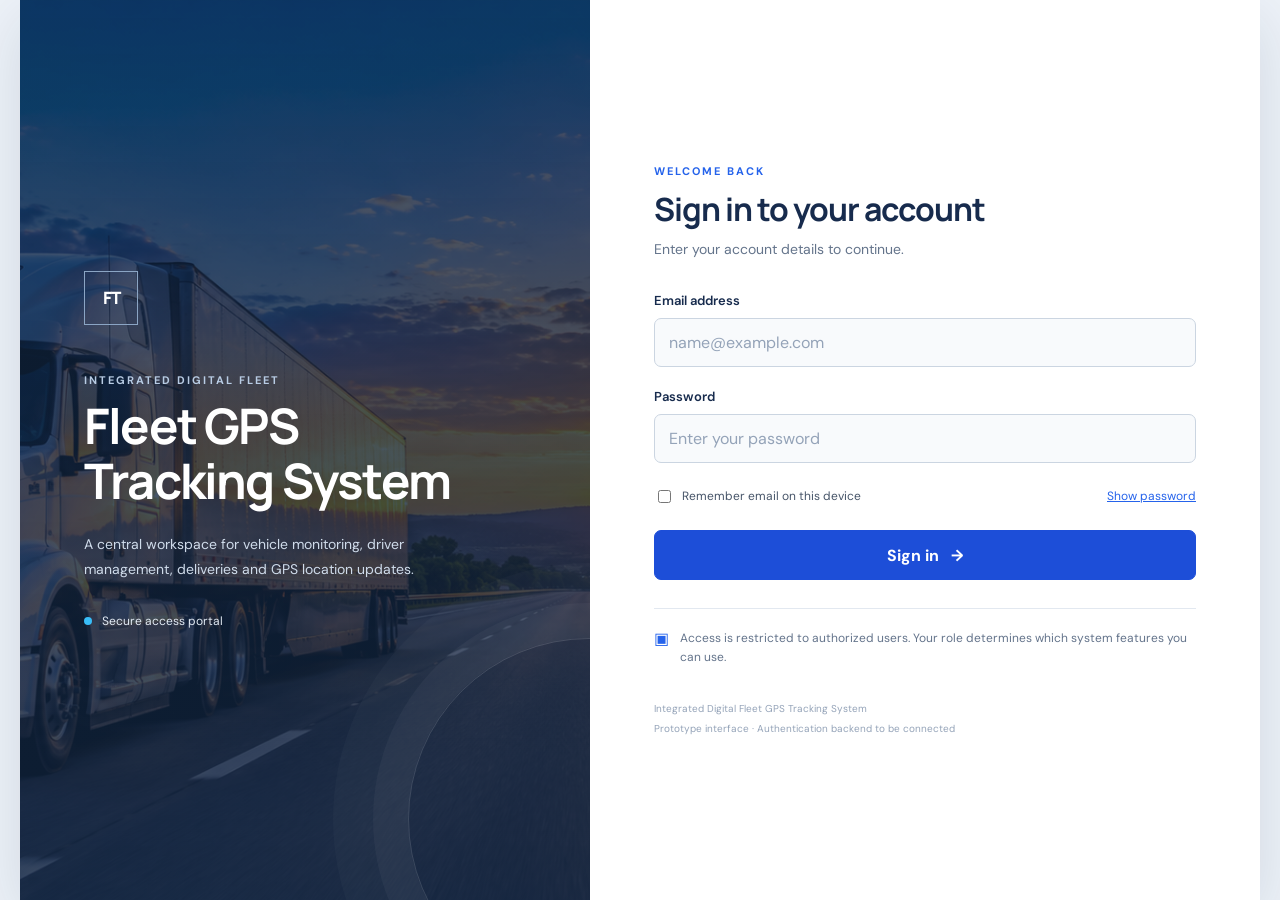
<file: index.html>
<!doctype html>
<html lang="en">
<head>
  <meta charset="utf-8">
  <meta name="viewport" content="width=device-width, initial-scale=1">
  <meta name="description" content="Integrated Digital Fleet GPS Tracking System login">
  <title>Sign in | FleetTrack</title>
  <link rel="stylesheet" href="css/style.css">
</head>
<body>
  <main class="page-shell">
    <section class="brand-panel" aria-labelledby="brand-title">
      <div class="brand-mark" aria-hidden="true">FT</div>
      <p class="eyebrow">INTEGRATED DIGITAL FLEET</p>
      <h1 id="brand-title">Fleet GPS<br>Tracking System</h1>
      <p class="brand-copy">A central workspace for vehicle monitoring, driver management, deliveries and GPS location updates.</p>
      <div class="status-note"><span class="status-dot" aria-hidden="true"></span><span>Secure access portal</span></div>
    </section>
    <section class="login-panel" aria-labelledby="login-title">
      <div class="login-heading">
        <p class="eyebrow">WELCOME BACK</p>
        <h2 id="login-title">Sign in to your account</h2>
        <p class="muted">Enter your account details to continue.</p>
      </div>
      <form class="login-form" id="loginForm" action="login.php" method="POST">
        <div class="field">
          <label for="email">Email address</label>
          <input id="email" name="email" type="email" autocomplete="username" placeholder="name@example.com" required>
          <small class="field-error" id="email-error"></small>
        </div>
        <div class="field">
          <label for="password">Password</label>
          <input id="password" name="password" type="password" autocomplete="current-password" placeholder="Enter your password" required>
          <small class="field-error" id="password-error"></small>
        </div>
        <div class="form-options">
          <label class="remember-option"><input id="remember" type="checkbox"> <span>Remember email on this device</span></label>
          <button class="text-button" id="toggle-password" type="button" aria-pressed="false">Show password</button>
        </div>
        <div id="form-message" class="form-message" role="alert" aria-live="polite"></div>
        <button class="primary-button" type="submit">Sign in <span aria-hidden="true">→</span></button>
      </form>
      <div class="security-note"><span class="lock-icon" aria-hidden="true">▣</span><p>Access is restricted to authorized users. Your role determines which system features you can use.</p></div>
      <footer class="login-footer">
        <span>Integrated Digital Fleet GPS Tracking System</span>
        <span>Prototype interface · Authentication backend to be connected</span>
      </footer>
    </section>
  </main>
  <script src="js/login.js"></script>
</body>
</html>
</file>
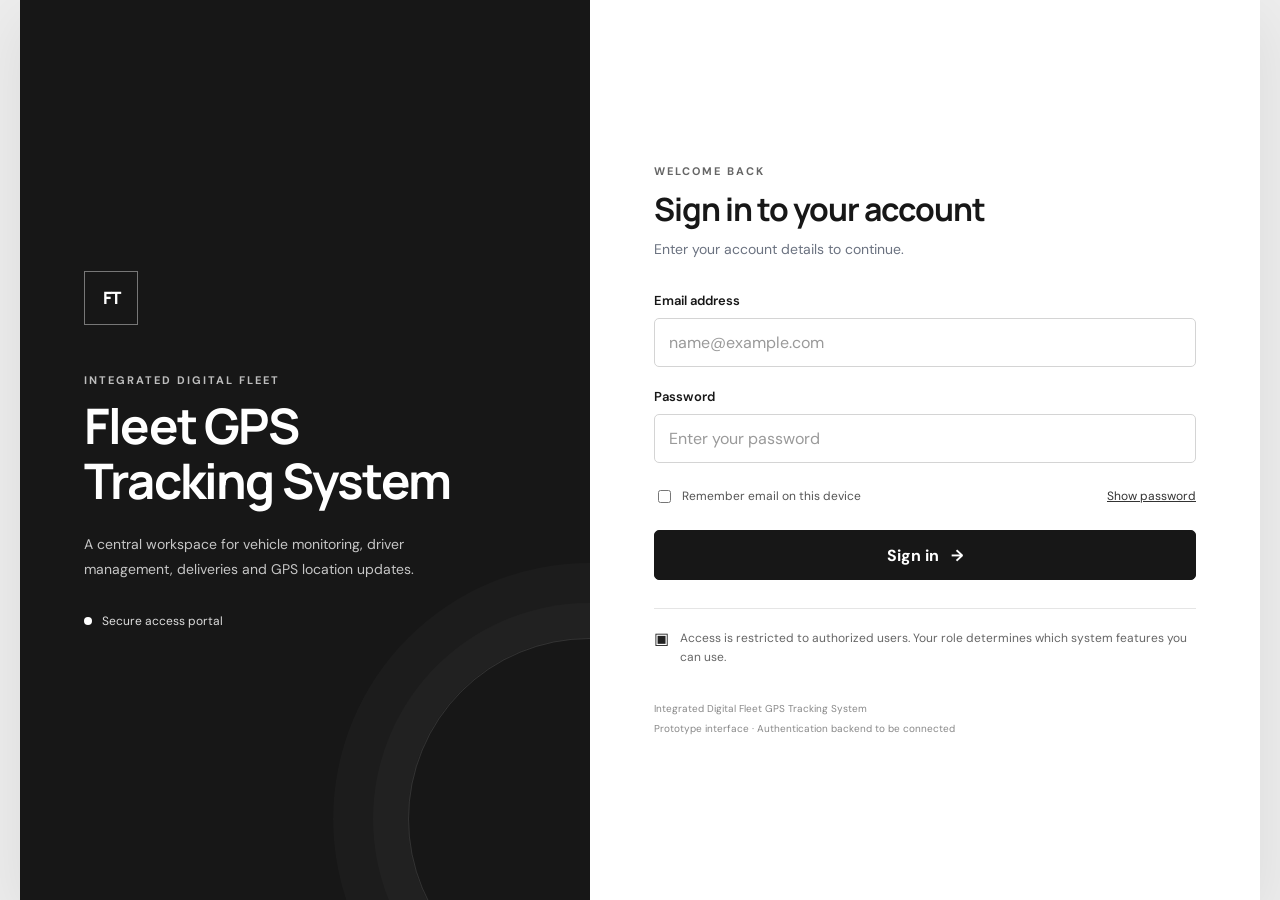
<file: integrated-digital-fleet-tracking-starter/integrated-digital-fleet-tracking-starter/index.html>
<!doctype html>
<html lang="en">
<head>
  <meta charset="utf-8">
  <meta name="viewport" content="width=device-width, initial-scale=1">
  <meta name="description" content="Integrated Digital Fleet GPS Tracking System login">
  <title>Sign in | FleetTrack</title>
  <link rel="stylesheet" href="css/style.css">
</head>
<body>
  <main class="page-shell">
    <section class="brand-panel" aria-labelledby="brand-title">
      <div class="brand-mark" aria-hidden="true">FT</div>
      <p class="eyebrow">INTEGRATED DIGITAL FLEET</p>
      <h1 id="brand-title">Fleet GPS<br>Tracking System</h1>
      <p class="brand-copy">A central workspace for vehicle monitoring, driver management, deliveries and GPS location updates.</p>
      <div class="status-note"><span class="status-dot" aria-hidden="true"></span><span>Secure access portal</span></div>
    </section>
    <section class="login-panel" aria-labelledby="login-title">
      <div class="login-heading">
        <p class="eyebrow">WELCOME BACK</p>
        <h2 id="login-title">Sign in to your account</h2>
        <p class="muted">Enter your account details to continue.</p>
      </div>
      <form id="login-form" novalidate>
        <div class="field">
          <label for="email">Email address</label>
          <input id="email" name="email" type="email" autocomplete="username" placeholder="name@example.com" required>
          <small class="field-error" id="email-error"></small>
        </div>
        <div class="field">
          <label for="password">Password</label>
          <input id="password" name="password" type="password" autocomplete="current-password" placeholder="Enter your password" required>
          <small class="field-error" id="password-error"></small>
        </div>
        <div class="form-options">
          <label class="remember-option"><input id="remember" type="checkbox"> <span>Remember email on this device</span></label>
          <button class="text-button" id="toggle-password" type="button" aria-pressed="false">Show password</button>
        </div>
        <div id="form-message" class="form-message" role="alert" aria-live="polite"></div>
        <button class="primary-button" type="submit">Sign in <span aria-hidden="true">→</span></button>
      </form>
      <div class="security-note"><span class="lock-icon" aria-hidden="true">▣</span><p>Access is restricted to authorized users. Your role determines which system features you can use.</p></div>
      <footer class="login-footer">
        <span>Integrated Digital Fleet GPS Tracking System</span>
        <span>Prototype interface · Authentication backend to be connected</span>
      </footer>
    </section>
  </main>
  <script src="js/login.js"></script>
</body>
</html>
</file>
<file: css/style.css>
@import url('https://fonts.googleapis.com/css2?family=DM+Sans:wght@400;500;600;700&family=Manrope:wght@400;500;600;700;800&display=swap');

:root {
    color-scheme: light;
    --ink: #172b4d;
    --muted: #64748b;
    --line: #dbe4ef;
    --paper: #ffffff;
    --focus: #2563eb;
    --navy: #10243e;
    --blue: #2563eb;
}

* {
    box-sizing: border-box;
}

body {
    margin: 0;
    min-height: 100vh;
    background: #edf2f8;
    color: var(--ink);
    font-family: 'DM Sans', Arial, sans-serif;
}

button, input {
    font: inherit;
}

.page-shell {
    min-height: 100vh;
    display: grid;
    grid-template-columns: minmax(280px,.92fr) minmax(360px,1.08fr);
    max-width: 1240px;
    margin: 0 auto;
    background: var(--paper);
    box-shadow: 0 18px 60px rgba(16,36,62,.12);
}

.brand-panel {
    background:
    linear-gradient(rgba(16, 36, 62, 0.72), rgba(16, 36, 62, 0.82)),
    url('../images/fleet-road.png') center/cover no-repeat;
    color: #fff;
    padding: clamp(32px,5vw,68px);
    display: flex;
    flex-direction: column;
    align-items: flex-start;
    justify-content: center;
    position: relative;
    overflow: hidden;
}

.brand-panel:after {
    content: "";
    position: absolute;
    width: 360px;
    height: 360px;
    border: 1px solid rgba(255,255,255,.14);
    border-radius: 50%;
    right: -180px;
    bottom: -100px;
    box-shadow: 0 0 0 35px rgba(255,255,255,.035),
                0 0 0 75px rgba(255,255,255,.025);
    pointer-events: none;
}

.brand-mark {
    width: 54px;
    height: 54px;
    border: 1px solid #8ba5c4;
    display: grid;
    place-items: center;
    font: 800 17px Manrope,sans-serif;
    letter-spacing: -1px;
    margin-bottom: 48px;
}

.eyebrow {
    margin: 0 0 12px;
    font-size: 11px;
    font-weight: 700;
    letter-spacing: 2px;
}

.brand-panel .eyebrow {
    color: #b8cce4;
}

h1, h2 {
    font-family: Manrope,Arial,sans-serif;
}

h1 {
    margin: 0;
    font-size: clamp(32px,4vw,49px);
    line-height: 1.12;
    letter-spacing: -1.8px;
}

.brand-copy {
    max-width: 360px;
    color: #d0dceb;
    line-height: 1.75;
    margin: 24px 0 32px;
    font-size: 14px;
}

.status-note {
    display: flex;
    align-items: center;
    gap: 10px;
    font-size: 12px;
    color: #e2eaf4;
}

.status-dot {
    width: 8px;
    height: 8px;
    border-radius: 50%;
    background: #38bdf8;
    display: inline-block;
}

.login-panel {
    padding: clamp(28px,5vw,72px);
    display: flex;
    flex-direction: column;
    justify-content: center;
    min-width: 0;
}

.login-heading {
    margin-bottom: 34px;
}

.login-heading .eyebrow {
    color: #2563eb;
}

h2 {
    font-size: clamp(25px,3vw,32px);
    letter-spacing: -1px;
    line-height: 1.2;
    margin: 0 0 12px;
}

.muted {
    margin: 0;
    color: var(--muted);
    font-size: 14px;
}

.field {
    margin-bottom: 21px;
}

label {
    display: block;
    font-weight: 600;
    font-size: 13px;
    margin-bottom: 9px;
}

input[type=email],
input[type=password],
input[type=text] {
    width: 100%;
    min-height: 49px;
    border: 1px solid #cbd5e1;
    border-radius: 7px;
    padding: 0 14px;
    background: #f8fafc;
    color: var(--ink);
    outline: none;
    transition: border-color .15s,box-shadow .15s;
}

input::placeholder {
    color: #94a3b8;
}

input:focus {
    border-color: var(--focus);
    box-shadow: 0 0 0 3px rgba(37,99,235,.13);
    background: #fff;
}

input[aria-invalid=true] {
    border-color: #dc2626;
}

.form-options {
    display: flex;
    align-items: center;
    justify-content: space-between;
    gap: 12px;
    margin: 2px 0 22px;
}

.remember-option {
    display: flex;
    align-items: center;
    gap: 8px;
    margin: 0;
    font-size: 12px;
    font-weight: 400;
    color: #475569;
}

.remember-option input {
    accent-color: #2563eb;
}

.text-button {
    border: 0;
    background: transparent;
    padding: 4px 0;
    color: #2563eb;
    font-size: 12px;
    text-decoration: underline;
    cursor: pointer;
}

.primary-button {
    width: 100%;
    min-height: 50px;
    border: 1px solid #1d4ed8;
    border-radius: 7px;
    background: #1d4ed8;
    color: #fff;
    font-weight: 700;
    cursor: pointer;
    display: flex;
    align-items: center;
    justify-content: center;
    gap: 12px;
    transition: background .2s,transform .2s;
}

.primary-button:hover {
    background: #173da8;
}

.primary-button:active {
    transform: scale(.99);
}

.primary-button:focus-visible,
.text-button:focus-visible {
    outline: 3px solid #93c5fd;
    outline-offset: 3px;
}

.field-error {
    display: block;
    min-height: 0;
    margin-top: 6px;
    color: #b91c1c;
    font-size: 12px;
}

.form-message {
    display: none;
    margin: 0 0 15px;
    padding: 11px 12px;
    border: 1px solid #cbd5e1;
    background: #eff6ff;
    color: #1e3a8a;
    font-size: 13px;
    line-height: 1.5;
    border-radius: 6px;
}

.form-message.visible {
    display: block;
}

.security-note {
    display: flex;
    gap: 11px;
    border-top: 1px solid #e2e8f0;
    padding-top: 20px;
    margin-top: 28px;
    color: #64748b;
}

.lock-icon {
    color: #2563eb;
    font-size: 16px;
    line-height: 1.2;
}

.security-note p {
    font-size: 12px;
    line-height: 1.6;
    margin: 0;
}

.login-footer {
    display: flex;
    flex-direction: column;
    gap: 5px;
    margin-top: 34px;
    color: #94a3b8;
    font-size: 10px;
    line-height: 1.5;
}

@media(max-width:760px) {
    .page-shell {
        grid-template-columns: 1fr;
    }

    .brand-panel {
        padding: 28px;
        min-height: 240px;
    }

    .brand-mark {
        margin-bottom: 24px;
    }

    .brand-panel h1 {
        font-size: 34px;
    }

    .brand-copy {
        margin: 14px 0 18px;
    }

    .brand-panel:after {
        right: -220px;
        bottom: -250px;
    }

    .login-panel {
        padding: 34px 28px;
    }
}

@media(prefers-reduced-motion:reduce) {
    * {
        transition: none!important;
    }
}
</file>
<file: integrated-digital-fleet-tracking-starter/integrated-digital-fleet-tracking-starter/css/style.css>
@import url('https://fonts.googleapis.com/css2?family=DM+Sans:wght@400;500;600;700&family=Manrope:wght@400;500;600;700;800&display=swap');
:root{color-scheme:light;--ink:#171717;--muted:#6b7280;--line:#dedede;--paper:#fff;--focus:#454545}
*{box-sizing:border-box}
body{margin:0;min-height:100vh;background:#ededed;color:var(--ink);font-family:'DM Sans',Arial,sans-serif}
button,input{font:inherit}
.page-shell{min-height:100vh;display:grid;grid-template-columns:minmax(280px,.92fr) minmax(360px,1.08fr);max-width:1240px;margin:0 auto;background:var(--paper);box-shadow:0 18px 60px rgba(0,0,0,.08)}
.brand-panel{background:#171717;color:#fff;padding:clamp(32px,5vw,68px);display:flex;flex-direction:column;align-items:flex-start;justify-content:center;position:relative;overflow:hidden}
.brand-panel:after{content:"";position:absolute;width:360px;height:360px;border:1px solid rgba(255,255,255,.12);border-radius:50%;right:-180px;bottom:-100px;box-shadow:0 0 0 35px rgba(255,255,255,.025),0 0 0 75px rgba(255,255,255,.02);pointer-events:none}
.brand-mark{width:54px;height:54px;border:1px solid #777;display:grid;place-items:center;font:800 17px Manrope,sans-serif;letter-spacing:-1px;margin-bottom:48px}
.eyebrow{margin:0 0 12px;font-size:11px;font-weight:700;letter-spacing:2px}
.brand-panel .eyebrow{color:#bdbdbd}
h1,h2{font-family:Manrope,Arial,sans-serif}
h1{margin:0;font-size:clamp(32px,4vw,49px);line-height:1.12;letter-spacing:-1.8px}
.brand-copy{max-width:360px;color:#c6c6c6;line-height:1.75;margin:24px 0 32px;font-size:14px}
.status-note{display:flex;align-items:center;gap:10px;font-size:12px;color:#ddd}
.status-dot{width:8px;height:8px;border-radius:50%;background:#fff;display:inline-block}
.login-panel{padding:clamp(28px,5vw,72px);display:flex;flex-direction:column;justify-content:center;min-width:0}
.login-heading{margin-bottom:34px}
.login-heading .eyebrow{color:#666}
h2{font-size:clamp(25px,3vw,32px);letter-spacing:-1px;line-height:1.2;margin:0 0 12px}
.muted{margin:0;color:var(--muted);font-size:14px}
.field{margin-bottom:21px}
label{display:block;font-weight:600;font-size:13px;margin-bottom:9px}
input[type=email],input[type=password],input[type=text]{width:100%;min-height:49px;border:1px solid #d4d4d4;border-radius:5px;padding:0 14px;background:#fff;color:var(--ink);outline:none;transition:border-color .15s,box-shadow .15s}
input::placeholder{color:#9a9a9a}
input:focus{border-color:var(--focus);box-shadow:0 0 0 3px rgba(0,0,0,.08)}
input[aria-invalid=true]{border-color:#9a2f2f}
.form-options{display:flex;align-items:center;justify-content:space-between;gap:12px;margin:2px 0 22px}
.remember-option{display:flex;align-items:center;gap:8px;margin:0;font-size:12px;font-weight:400;color:#555}
.remember-option input{accent-color:#171717}
.text-button{border:0;background:transparent;padding:4px 0;color:#333;font-size:12px;text-decoration:underline;cursor:pointer}
.primary-button{width:100%;min-height:50px;border:1px solid #171717;border-radius:5px;background:#171717;color:#fff;font-weight:700;cursor:pointer;display:flex;align-items:center;justify-content:center;gap:12px}
.primary-button:hover{background:#333}
.primary-button:focus-visible,.text-button:focus-visible{outline:3px solid #888;outline-offset:3px}
.field-error{display:block;min-height:0;margin-top:6px;color:#9a2f2f;font-size:12px}
.form-message{display:none;margin:0 0 15px;padding:11px 12px;border:1px solid #d5d5d5;background:#f5f5f5;color:#333;font-size:13px;line-height:1.5;border-radius:4px}
.form-message.visible{display:block}
.security-note{display:flex;gap:11px;border-top:1px solid #e5e5e5;padding-top:20px;margin-top:28px;color:#666}
.lock-icon{color:#222;font-size:16px;line-height:1.2}
.security-note p{font-size:12px;line-height:1.6;margin:0}
.login-footer{display:flex;flex-direction:column;gap:5px;margin-top:34px;color:#888;font-size:10px;line-height:1.5}
@media(max-width:760px){.page-shell{grid-template-columns:1fr}.brand-panel{padding:28px;min-height:240px}.brand-mark{margin-bottom:24px}.brand-panel h1{font-size:34px}.brand-copy{margin:14px 0 18px}.brand-panel:after{right:-220px;bottom:-250px}.login-panel{padding:34px 28px}}
@media(prefers-reduced-motion:reduce){*{transition:none!important}}
</file>
